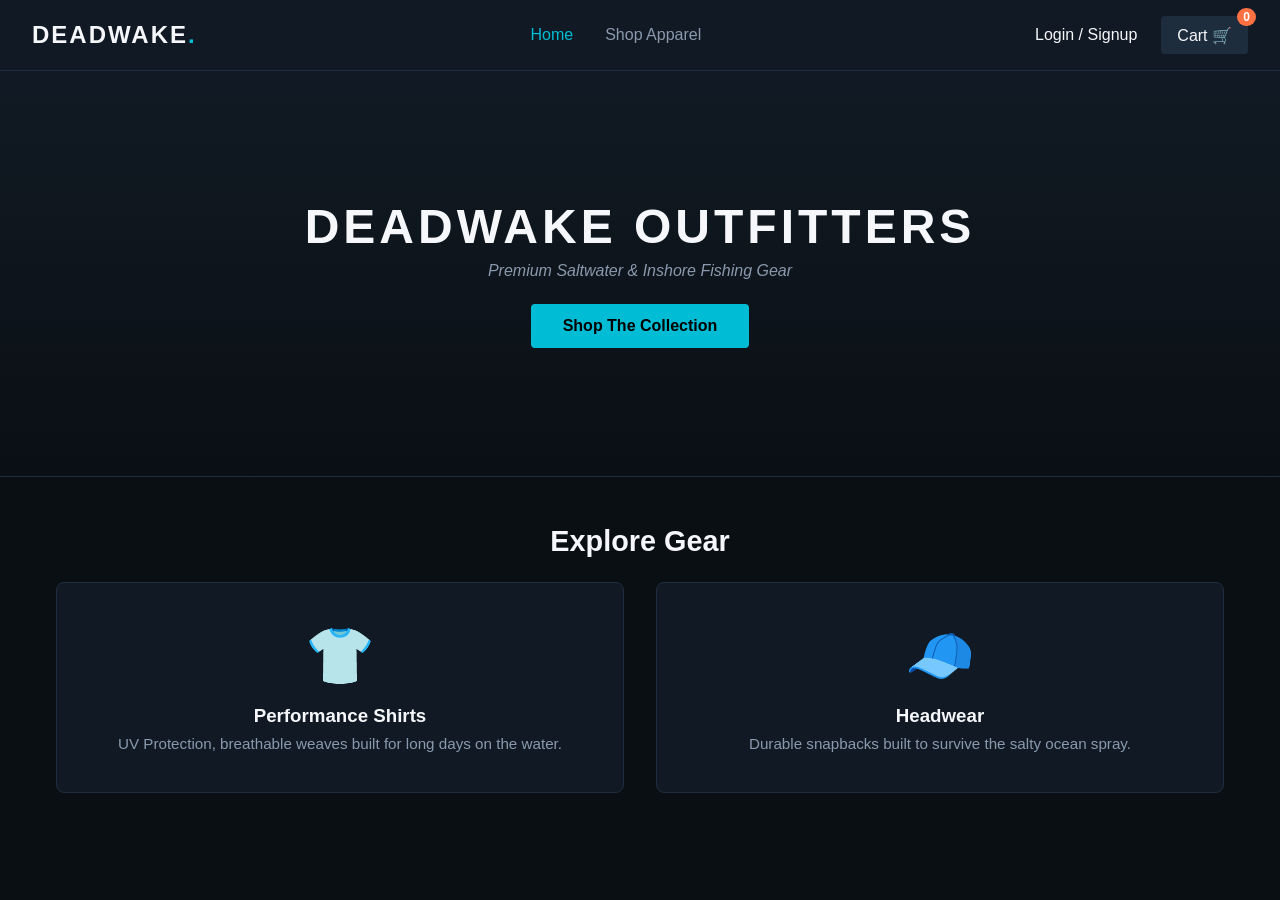
<file: index.html>
<!DOCTYPE html>
<html lang="en">
<head>
    <meta charset="UTF-8">
    <title>Deadwake Outfitters | Home</title>
    <link rel="stylesheet" href="styles.css">
</head>
<body>
    <nav>
        <div class="brand-logo" onclick="window.location.href='index.html'">DEADWAKE<span>.</span></div>
        <div class="nav-links">
            <a href="index.html" class="active">Home</a>
            <a href="products.html">Shop Apparel</a>
        </div>
        <div class="nav-actions">
            <button id="authNavBtn" class="nav-btn">Login / Signup</button>
            <button id="cartNavBtn" class="nav-btn cart-icon-btn">
                Cart 🛒 <span id="cartBadgeCount" class="cart-badge">0</span>
            </button>
        </div>
    </nav>

    <div class="hero main-hero">
        <h1>DEADWAKE OUTFITTERS</h1>
        <p>Premium Saltwater & Inshore Fishing Gear</p>
        <button class="cta-btn" onclick="window.location.href='products.html'">Shop The Collection</button>
    </div>

    <div class="container">
        <h2 class="section-title">Explore Gear</h2>
        <div class="category-grid">
            <div class="category-card" onclick="window.location.href='products.html'">
                <div class="category-icon">👕</div>
                <h3>Performance Shirts</h3>
                <p>UV Protection, breathable weaves built for long days on the water.</p>
            </div>
            <div class="category-card" onclick="window.location.href='products.html'">
                <div class="category-icon">🧢</div>
                <h3>Headwear</h3>
                <p>Durable snapbacks built to survive the salty ocean spray.</p>
            </div>
        </div>
    </div>

    <!-- Auth Modal -->
    <div id="authModal" class="modal-overlay">
        <div class="modal-window">
            <button id="closeAuthBtn" class="modal-close">&times;</button>
            <div class="auth-tabs">
                <button id="loginTab" class="auth-tab active">Login</button>
                <button id="signupTab" class="auth-tab">Sign Up</button>
            </div>
            <form id="authForm">
                <div class="form-group" id="usernameGroup" style="display: none;">
                    <label>Full Name</label>
                    <input type="text" id="authName">
                </div>
                <div class="form-group">
                    <label>Email Address</label>
                    <input type="email" id="authEmail" required>
                </div>
                <div class="form-group">
                    <label>Password</label>
                    <input type="password" id="authPassword" required>
                </div>
                <button type="submit" id="authSubmitBtn" class="auth-submit-btn">Login</button>
            </form>
        </div>
    </div>

    <!-- Cart Modal -->
    <div id="cartModal" class="modal-overlay">
        <div class="modal-window cart-window">
            <button id="closeCartBtn" class="modal-close">&times;</button>
            <h3 class="cart-title">Your Cart</h3>
            <div id="cartItemsContainer"></div>
            <div class="cart-total-section">
                <span>Total:</span>
                <span id="cartTotalValue">$0.00</span>
            </div>
            <button id="checkoutBtn" class="checkout-btn">Proceed to Checkout</button>
        </div>
    </div>

    <script src="app.js"></script>
</body>
</html>
</file>
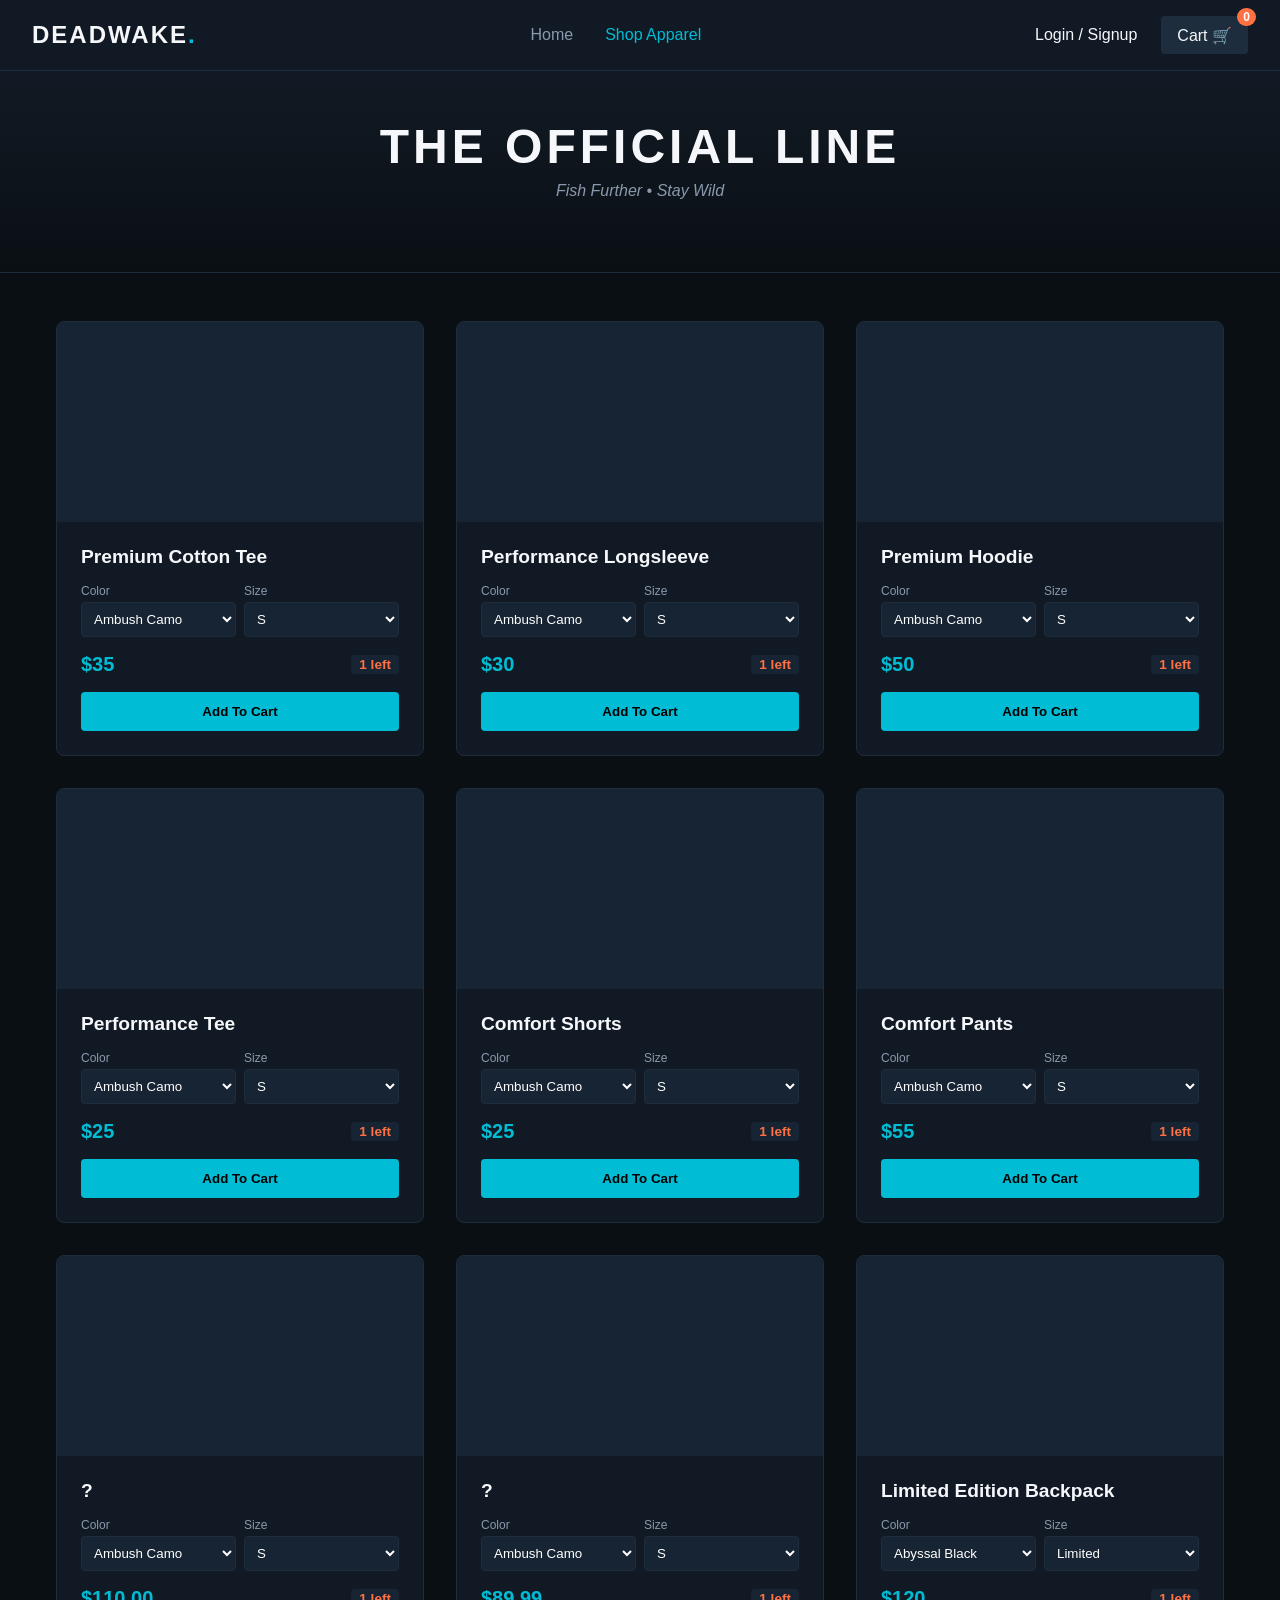
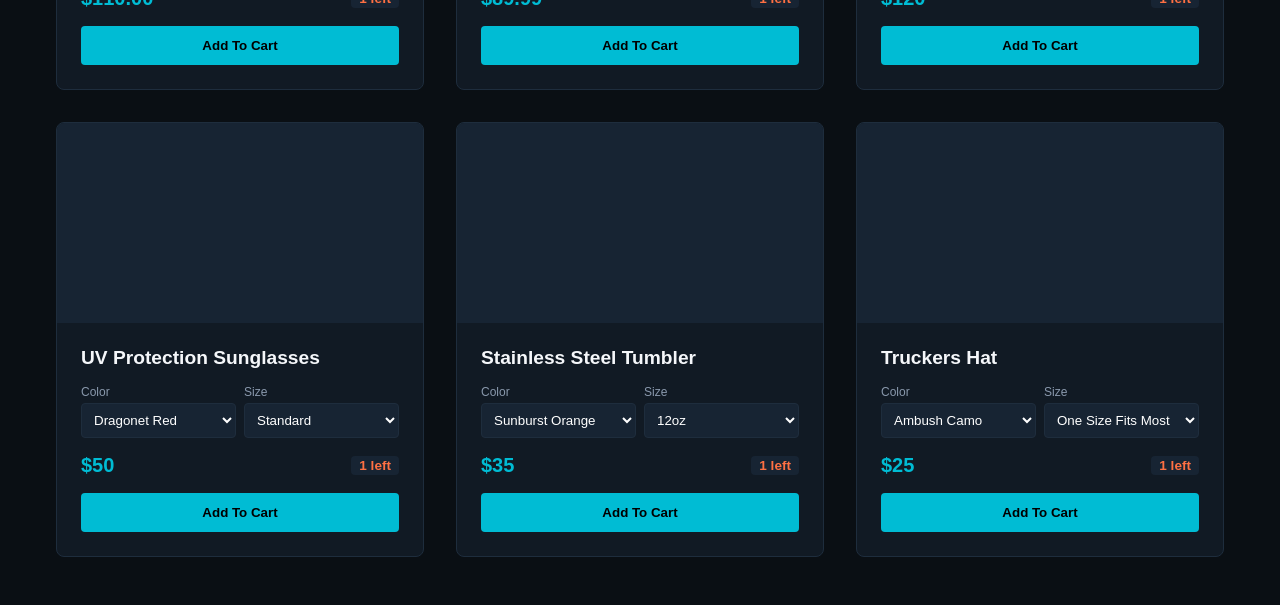
<file: products.html>
<!DOCTYPE html>
<html lang="en">
<head>
    <meta charset="UTF-8">
    <meta name="viewport" content="width=device-width, initial-scale=1.0">
    <title>Deadwake Outfitters | Shop Products</title>
    <link rel="stylesheet" href="./styles.css">
</head>
<body>

    <!-- Global Navigation -->
    <nav>
        <div class="brand-logo" onclick="window.location.href='index.html'">DEADWAKE<span>.</span></div>
        <div class="nav-links">
            <a href="index.html">Home</a>
            <a href="products.html" class="active">Shop Apparel</a>
        </div>
        <div class="nav-actions">
            <button class="nav-btn" id="authNavBtn">Login / Signup</button>
            <button class="nav-btn cart-icon-btn" id="cartNavBtn">
                Cart 🛒 <span class="cart-badge" id="cartBadgeCount">0</span>
            </button>
        </div>
    </nav>

    <!-- Admin Panel Control Panel -->
    <div id="adminControlPanel" class="admin-panel">
        <div class="admin-header">⚡ DEV MODE: INSTANT STOCK CONTROLLER</div>
        <div class="admin-controls">
            <div class="admin-field">
                <label>Target Item:</label>
                <select id="adminProductSelect">
                    <option value="1">Premium Cotton Tee</option>
                    <option value="2">Performance Longsleeve</option>
                    <option value="3">Premium Hoodie</option>
                    <option value="4">Performance Tee</option>
                    <option value="5">Comfort Shorts</option>
                    <option value="6">Comfort Pants</option>
                    <option value="7">?</option>
                    <option value="8">?</option>
                    <option value="9">Limited Edition Backpack</option>
                    <option value="10">UV Protection Sunglasses</option>
                    <option value="11">Stainless Steel Tumbler</option>
                    <option value="12">Truckers Hat</option>
                </select>
            </div>
            <div class="admin-field">
                <label>Style Combination:</label>
                <select id="adminVariantSelect"></select>
            </div>
            <div class="admin-btn-group">
                <button class="admin-btn stock-up" onclick="adjustAdminStock(5)">+5 Instantly</button>
                <button class="admin-btn stock-zero" onclick="adjustAdminStock(0)">Set Out of Stock</button>
            </div>
        </div>
    </div>

    <div class="hero compact-hero">
        <h1>THE OFFICIAL LINE</h1>
        <p>Fish Further • Stay Wild</p>
    </div>

    <div class="container">
        <div class="product-grid">
            <!-- Product 1 -->
            <div class="product-card" id="prod-card-1">
                <div class="out-of-stock-badge" id="soldout-badge-1" style="display:none;">Sold Out</div>
                <div class="product-image-placeholder"></div>
                <div class="product-details">
                    <div class="product-title">Premium Cotton Tee</div>
                    <div class="variant-selectors">
                        <div class="selector-group">
                            <label>Color</label>
                            <select id="color-1">
                                <option value="Ambush Camo">Ambush Camo</option>
                                <option value="Barnacle Brown">Barnacle Brown</option>
                                <option value="Sunburst Orange">Sunburst Orange</option>
                                <option value="Sulfur Yellow">Sulfur Yellow</option>
                                <option value="Anemone Pink">Anemone Pink</option>
                                <option value="Hydrocoral Purple">Hydrocoral Purple</option>
                                <option value="Dragonet Red">Dragonet Red</option>
                                <option value="Chromis Teal">Chromis Teal</option>
                                <option value="Grenadier Charcoal">Grenadier Charcoal</option>
                                <option value="Gurry Green">Gurry Green</option>
                                <option value="Nurse Tan">Nurse Tan</option>
                                <option value="Hammerhead Gray">Hammerhead Gray</option>
                                <option value="Mako Blue">Mako Blue</option>
                                <option value="Abyssal Black">Abyssal Black</option>
                                <option value="Great White">Great White</option>
                            </select>
                        </div>
                        <div class="selector-group">
                            <label>Size</label>
                            <select id="size-1">
                                <option value="S">Small</option>
                                <option value="M">Medium</option>
                                <option value="L">Large</option>
                                <option value="XL">Extra Large</option>
                                <option value="2XL">2X</option>
                            </select>
                        </div>
                    </div>
                    <div class="product-meta">
                        <div class="product-price">$35</div>
                        <div class="inventory-tracker" id="tracker-1">Checking stock...</div>
                    </div>
                    <button class="add-to-cart-btn" id="btn-1">Add To Cart</button>
                </div>
            </div>

            <!-- Product 2 -->
            <div class="product-card" id="prod-card-2">
                <div class="out-of-stock-badge" id="soldout-badge-2" style="display:none;">Sold Out</div>
                <div class="product-image-placeholder"></div>
                <div class="product-details">
                    <div class="product-title">Performance Longsleeve</div>
                    <div class="variant-selectors">
                        <div class="selector-group">
                            <label>Color</label>
                            <select id="color-2">
                                <option value="Ambush Camo">Ambush Camo</option>
                                <option value="Barnacle Brown">Barnacle Brown</option>
                                <option value="Sunburst Orange">Sunburst Orange</option>
                                <option value="Sulfur Yellow">Sulfur Yellow</option>
                                <option value="Anemone Pink">Anemone Pink</option>
                                <option value="Hydrocoral Purple">Hydrocoral Purple</option>
                                <option value="Dragonet Red">Dragonet Red</option>
                                <option value="Chromis Teal">Chromis Teal</option>
                                <option value="Grenadier Charcoal">Grenadier Charcoal</option>
                                <option value="Gurry Green">Gurry Green</option>
                                <option value="Nurse Tan">Nurse Tan</option>
                                <option value="Hammerhead Gray">Hammerhead Gray</option>
                                <option value="Mako Blue">Mako Blue</option>
                                <option value="Abyssal Black">Abyssal Black</option>
                                <option value="Great White">Great White</option>
                            </select>
                        </div>
                        <div class="selector-group">
                            <label>Size</label>
                            <select id="size-2">
                                <option value="S">Small</option>
                                <option value="M">Medium</option>
                                <option value="L">Large</option>
                                <option value="XL">Extra Large</option>
                                <option value="2XL">2X</option>
                            </select>
                        </div>
                    </div>
                    <div class="product-meta">
                        <div class="product-price">$30</div>
                        <div class="inventory-tracker" id="tracker-2">Checking stock...</div>
                    </div>
                    <button class="add-to-cart-btn" id="btn-2">Add To Cart</button>
                </div>
            </div>

            <!-- Product 3 -->
            <div class="product-card" id="prod-card-3">
                <div class="out-of-stock-badge" id="soldout-badge-3" style="display:none;">Sold Out</div>
                <div class="product-image-placeholder"></div>
                <div class="product-details">
                    <div class="product-title">Premium Hoodie</div>
                    <div class="variant-selectors">
                        <div class="selector-group">
                            <label>Color</label>
                            <select id="color-3">
                                <option value="Ambush Camo">Ambush Camo</option>
                                <option value="Barnacle Brown">Barnacle Brown</option>
                                <option value="Sunburst Orange">Sunburst Orange</option>
                                <option value="Sulfur Yellow">Sulfur Yellow</option>
                                <option value="Anemone Pink">Anemone Pink</option>
                                <option value="Hydrocoral Purple">Hydrocoral Purple</option>
                                <option value="Dragonet Red">Dragonet Red</option>
                                <option value="Chromis Teal">Chromis Teal</option>
                                <option value="Grenadier Charcoal">Grenadier Charcoal</option>
                                <option value="Gurry Green">Gurry Green</option>
                                <option value="Nurse Tan">Nurse Tan</option>
                                <option value="Hammerhead Gray">Hammerhead Gray</option>
                                <option value="Mako Blue">Mako Blue</option>
                                <option value="Abyssal Black">Abyssal Black</option>
                                <option value="Great White">Great White</option>
                            </select>
                        </div>
                        <div class="selector-group">
                            <label>Size</label>
                            <select id="size-3">
                                <option value="S">Small</option>
                                <option value="M">Medium</option>
                                <option value="L">Large</option>
                                <option value="XL">Extra Large</option>
                                <option value="2XL">2X</option>
                            </select>
                        </div>
                    </div>
                    <div class="product-meta">
                        <div class="product-price">$50</div>
                        <div class="inventory-tracker" id="tracker-3">Checking stock...</div>
                    </div>
                    <button class="add-to-cart-btn" id="btn-3">Add To Cart</button>
                </div>
            </div>

            <!-- Product 4 -->
            <div class="product-card" id="prod-card-4">
                <div class="out-of-stock-badge" id="soldout-badge-4" style="display:none;">Sold Out</div>
                <div class="product-image-placeholder"></div>
                <div class="product-details">
                    <div class="product-title">Performance Tee</div>
                    <div class="variant-selectors">
                        <div class="selector-group">
                            <label>Color</label>
                            <select id="color-4">
                                <option value="Ambush Camo">Ambush Camo</option>
                                <option value="Barnacle Brown">Barnacle Brown</option>
                                <option value="Sunburst Orange">Sunburst Orange</option>
                                <option value="Sulfur Yellow">Sulfur Yellow</option>
                                <option value="Anemone Pink">Anemone Pink</option>
                                <option value="Hydrocoral Purple">Hydrocoral Purple</option>
                                <option value="Dragonet Red">Dragonet Red</option>
                                <option value="Chromis Teal">Chromis Teal</option>
                                <option value="Grenadier Charcoal">Grenadier Charcoal</option>
                                <option value="Gurry Green">Gurry Green</option>
                                <option value="Nurse Tan">Nurse Tan</option>
                                <option value="Hammerhead Gray">Hammerhead Gray</option>
                                <option value="Mako Blue">Mako Blue</option>
                                <option value="Abyssal Black">Abyssal Black</option>
                                <option value="Great White">Great White</option>
                            </select>
                        </div>
                        <div class="selector-group">
                            <label>Size</label>
                            <select id="size-4">
                                <option value="S">Small</option>
                                <option value="M">Medium</option>
                                <option value="L">Large</option>
                                <option value="XL">Extra Large</option>
                                <option value="2XL">2X</option>
                            </select>
                        </div>
                    </div>
                    <div class="product-meta">
                        <div class="product-price">$25</div>
                        <div class="inventory-tracker" id="tracker-4">Checking stock...</div>
                    </div>
                    <button class="add-to-cart-btn" id="btn-4">Add To Cart</button>
                </div>
            </div>

            <!-- Product 5 -->
            <div class="product-card" id="prod-card-5">
                <div class="out-of-stock-badge" id="soldout-badge-5" style="display:none;">Sold Out</div>
                <div class="product-image-placeholder"></div>
                <div class="product-details">
                    <div class="product-title">Comfort Shorts</div>
                    <div class="variant-selectors">
                        <div class="selector-group">
                            <label>Color</label>
                            <select id="color-5">
                                <option value="Ambush Camo">Ambush Camo</option>
                                <option value="Barnacle Brown">Barnacle Brown</option>
                                <option value="Sunburst Orange">Sunburst Orange</option>
                                <option value="Sulfur Yellow">Sulfur Yellow</option>
                                <option value="Anemone Pink">Anemone Pink</option>
                                <option value="Hydrocoral Purple">Hydrocoral Purple</option>
                                <option value="Dragonet Red">Dragonet Red</option>
                                <option value="Chromis Teal">Chromis Teal</option>
                                <option value="Grenadier Charcoal">Grenadier Charcoal</option>
                                <option value="Gurry Green">Gurry Green</option>
                                <option value="Nurse Tan">Nurse Tan</option>
                                <option value="Hammerhead Gray">Hammerhead Gray</option>
                                <option value="Mako Blue">Mako Blue</option>
                                <option value="Abyssal Black">Abyssal Black</option>
                                <option value="Great White">Great White</option>
                            </select>
                        </div>
                        <div class="selector-group">
                            <label>Size</label>
                            <select id="size-5">
                                <option value="S">Small</option>
                                <option value="M">Medium</option>
                                <option value="L">Large</option>
                                <option value="XL">Extra Large</option>
                                <option value="2XL">2X</option>
                            </select>
                        </div>
                    </div>
                    <div class="product-meta">
                        <div class="product-price">$25</div>
                        <div class="inventory-tracker" id="tracker-5">Checking stock...</div>
                    </div>
                    <button class="add-to-cart-btn" id="btn-5">Add To Cart</button>
                </div>
            </div>

            <!-- Product 6 -->
            <div class="product-card" id="prod-card-6">
                <div class="out-of-stock-badge" id="soldout-badge-6" style="display:none;">Sold Out</div>
                <div class="product-image-placeholder"></div>
                <div class="product-details">
                    <div class="product-title">Comfort Pants</div>
                    <div class="variant-selectors">
                        <div class="selector-group">
                            <label>Color</label>
                            <select id="color-6">
                                <option value="Ambush Camo">Ambush Camo</option>
                                <option value="Barnacle Brown">Barnacle Brown</option>
                                <option value="Sunburst Orange">Sunburst Orange</option>
                                <option value="Sulfur Yellow">Sulfur Yellow</option>
                                <option value="Anemone Pink">Anemone Pink</option>
                                <option value="Hydrocoral Purple">Hydrocoral Purple</option>
                                <option value="Dragonet Red">Dragonet Red</option>
                                <option value="Chromis Teal">Chromis Teal</option>
                                <option value="Grenadier Charcoal">Grenadier Charcoal</option>
                                <option value="Gurry Green">Gurry Green</option>
                                <option value="Nurse Tan">Nurse Tan</option>
                                <option value="Hammerhead Gray">Hammerhead Gray</option>
                                <option value="Mako Blue">Mako Blue</option>
                                <option value="Abyssal Black">Abyssal Black</option>
                                <option value="Great White">Great White</option>
                            </select>
                        </div>
                        <div class="selector-group">
                            <label>Size</label>
                            <select id="size-6">
                                <option value="S">Small</option>
                                <option value="M">Medium</option>
                                <option value="L">Large</option>
                                <option value="XL">Extra Large</option>
                                <option value="2XL">2X</option>
                            </select>
                        </div>
                    </div>
                    <div class="product-meta">
                        <div class="product-price">$55</div>
                        <div class="inventory-tracker" id="tracker-6">Checking stock...</div>
                    </div>
                    <button class="add-to-cart-btn" id="btn-6">Add To Cart</button>
                </div>
            </div>

            <!-- Product 7 -->
            <div class="product-card" id="prod-card-7">
                <div class="out-of-stock-badge" id="soldout-badge-7" style="display:none;">Sold Out</div>
                <div class="product-image-placeholder"></div>
                <div class="product-details">
                    <div class="product-title">?</div>
                    <div class="variant-selectors">
                        <div class="selector-group">
                            <label>Color</label>
                            <select id="color-7">
                                <option value="Ambush Camo">Ambush Camo</option>
                                <option value="Barnacle Brown">Barnacle Brown</option>
                                <option value="Sunburst Orange">Sunburst Orange</option>
                                <option value="Sulfur Yellow">Sulfur Yellow</option>
                                <option value="Anemone Pink">Anemone Pink</option>
                                <option value="Hydrocoral Purple">Hydrocoral Purple</option>
                                <option value="Dragonet Red">Dragonet Red</option>
                                <option value="Chromis Teal">Chromis Teal</option>
                                <option value="Grenadier Charcoal">Grenadier Charcoal</option>
                                <option value="Gurry Green">Gurry Green</option>
                                <option value="Nurse Tan">Nurse Tan</option>
                                <option value="Hammerhead Gray">Hammerhead Gray</option>
                                <option value="Mako Blue">Mako Blue</option>
                                <option value="Abyssal Black">Abyssal Black</option>
                                <option value="Great White">Great White</option>
                            </select>
                        </div>
                        <div class="selector-group">
                            <label>Size</label>
                            <select id="size-7">
                                <option value="S">Small</option>
                                <option value="M">Medium</option>
                                <option value="L">Large</option>
                                <option value="XL">Extra Large</option>
                                <option value="2XL">2X</option>
                            </select>
                        </div>
                    </div>
                    <div class="product-meta">
                        <div class="product-price">$110.00</div>
                        <div class="inventory-tracker" id="tracker-7">Checking stock...</div>
                    </div>
                    <button class="add-to-cart-btn" id="btn-7">Add To Cart</button>
                </div>
            </div>

            <!-- Product 8 -->
            <div class="product-card" id="prod-card-8">
                <div class="out-of-stock-badge" id="soldout-badge-8" style="display:none;">Sold Out</div>
                <div class="product-image-placeholder"></div>
                <div class="product-details">
                    <div class="product-title">?</div>
                    <div class="variant-selectors">
                        <div class="selector-group">
                            <label>Color</label>
                            <select id="color-8">
                                <option value="Ambush Camo">Ambush Camo</option>
                                <option value="Barnacle Brown">Barnacle Brown</option>
                                <option value="Sunburst Orange">Sunburst Orange</option>
                                <option value="Sulfur Yellow">Sulfur Yellow</option>
                                <option value="Anemone Pink">Anemone Pink</option>
                                <option value="Hydrocoral Purple">Hydrocoral Purple</option>
                                <option value="Dragonet Red">Dragonet Red</option>
                                <option value="Chromis Teal">Chromis Teal</option>
                                <option value="Grenadier Charcoal">Grenadier Charcoal</option>
                                <option value="Gurry Green">Gurry Green</option>
                                <option value="Nurse Tan">Nurse Tan</option>
                                <option value="Hammerhead Gray">Hammerhead Gray</option>
                                <option value="Mako Blue">Mako Blue</option>
                                <option value="Abyssal Black">Abyssal Black</option>
                                <option value="Great White">Great White</option>
                            </select>
                        </div>
                        <div class="selector-group">
                            <label>Size</label>
                            <select id="size-8">
                                <option value="S">Small</option>
                                <option value="M">Medium</option>
                                <option value="L">Large</option>
                                <option value="XL">Extra Large</option>
                                <option value="2XL">2X</option>
                            </select>
                        </div>
                    </div>
                    <div class="product-meta">
                        <div class="product-price">$89.99</div>
                        <div class="inventory-tracker" id="tracker-8">Checking stock...</div>
                    </div>
                    <button class="add-to-cart-btn" id="btn-8">Add To Cart</button>
                </div>
            </div>

            <!-- Product 9 -->
            <div class="product-card" id="prod-card-9">
                <div class="out-of-stock-badge" id="soldout-badge-9" style="display:none;">Sold Out</div>
                <div class="product-image-placeholder"></div>
                <div class="product-details">
                    <div class="product-title">Limited Edition Backpack</div>
                    <div class="variant-selectors">
                        <div class="selector-group">
                            <label>Color</label>
                            <select id="color-9">
                                <option value="Abyssal Black">Abyssal Black</option>
                                <option value="Great White">Great White</option>
                            </select>
                        </div>
                        <div class="selector-group">
                            <label>Size</label>
                            <select id="size-9">
                                <option value="L">Limited</option>
                            </select>
                        </div>
                    </div>
                    <div class="product-meta">
                        <div class="product-price">$120</div>
                        <div class="inventory-tracker" id="tracker-9">Checking stock...</div>
                    </div>
                    <button class="add-to-cart-btn" id="btn-9">Add To Cart</button>
                </div>
            </div>

            <!-- Product 10 -->
            <div class="product-card" id="prod-card-10">
                <div class="out-of-stock-badge" id="soldout-badge-10" style="display:none;">Sold Out</div>
                <div class="product-image-placeholder"></div>
                <div class="product-details">
                    <div class="product-title">UV Protection Sunglasses</div>
                    <div class="variant-selectors">
                        <div class="selector-group">
                            <label>Color</label>
                            <select id="color-10">
                                <option value="Dragonet Red">Dragonet Red</option>
                                <option value="Mako Blue">Mako Blue</option>
                                <option value="Abyssal Black">Abyssal Black</option>
                            </select>
                        </div>
                        <div class="selector-group">
                            <label>Size</label>
                            <select id="size-10">
                                <option value="L">Standard</option>
                            </select>
                        </div>
                    </div>
                    <div class="product-meta">
                        <div class="product-price">$50</div>
                        <div class="inventory-tracker" id="tracker-10">Checking stock...</div>
                    </div>
                    <button class="add-to-cart-btn" id="btn-10">Add To Cart</button>
                </div>
            </div>

            <!-- Product 11 -->
            <div class="product-card" id="prod-card-11">
                <div class="out-of-stock-badge" id="soldout-badge-11" style="display:none;">Sold Out</div>
                <div class="product-image-placeholder"></div>
                <div class="product-details">
                    <div class="product-title">Stainless Steel Tumbler</div>
                    <div class="variant-selectors">
                        <div class="selector-group">
                            <label>Color</label>
                            <select id="color-11">
                                <option value="Sunburst Orange">Sunburst Orange</option>
                                <option value="Anemone Pink">Anemone Pink</option>
                                <option value="Hydrocoral Purple">Hydrocoral Purple</option>
                                <option value="Mako Blue">Mako Blue</option>
                                <option value="Abyssal Black">Abyssal Black</option>
                                <option value="Great White">Great White</option>
                            </select>
                        </div>
                        <div class="selector-group">
                            <label>Size</label>
                            <select id="size-11">
                                <option value="S">12oz</option>
                                <option value="M">20oz</option>
                                <option value="L">30oz</option>
                                <option value="XL">30oz + Handle</option>
                                <option value="2XL">40oz</option>
                            </select>
                        </div>
                    </div>
                    <div class="product-meta">
                        <div class="product-price">$35</div>
                        <div class="inventory-tracker" id="tracker-11">Checking stock...</div>
                    </div>
                    <button class="add-to-cart-btn" id="btn-11">Add To Cart</button>
                </div>
            </div>

            <!-- Product 12 -->
            <div class="product-card" id="prod-card-12">
                <div class="out-of-stock-badge" id="soldout-badge-12" style="display:none;">Sold Out</div>
                <div class="product-image-placeholder"></div>
                <div class="product-details">
                    <div class="product-title">Truckers Hat</div>
                    <div class="variant-selectors">
                        <div class="selector-group">
                            <label>Color</label>
                            <select id="color-12">
                                <option value="Ambush Camo">Ambush Camo</option>
                                <option value="Grenadier Charcoal">Grenadier Charcoal</option>
                                <option value="Nurse Tan">Nurse Tan</option>
                                <option value="Hammerhead Gray">Hammerhead Gray</option>
                                <option value="Abyssal Black">Abyssal Black</option>
                                <option value="Great White">Great White</option>
                            </select>
                        </div>
                        <div class="selector-group">
                            <label>Size</label>
                            <select id="size-12">
                                <option value="L">One Size Fits Most</option>
                            </select>
                        </div>
                    </div>
                    <div class="product-meta">
                        <div class="product-price">$25</div>
                        <div class="inventory-tracker" id="tracker-12">Checking stock...</div>
                    </div>
                    <button class="add-to-cart-btn" id="btn-12">Add To Cart</button>
                </div>
            </div>

        </div>
    </div>

    <!-- Auth Modal -->
    <div id="authModal" class="modal-overlay">
        <div class="modal-window">
            <button id="closeAuthBtn" class="modal-close">&times;</button>
            <div class="auth-tabs">
                <button id="loginTab" class="auth-tab active">Login</button>
                <button id="signupTab" class="auth-tab">Sign Up</button>
            </div>
            <form id="authForm">
                <div class="form-group" id="usernameGroup" style="display: none;">
                    <label>Full Name</label>
                    <input type="text" id="authName">
                </div>
                <div class="form-group">
                    <label>Email Address</label>
                    <input type="email" id="authEmail" required>
                </div>
                <div class="form-group">
                    <label>Password</label>
                    <input type="password" id="authPassword" required>
                </div>
                <button type="submit" id="authSubmitBtn" class="auth-submit-btn">Login</button>
            </form>
        </div>
    </div>

    <!-- Cart Modal -->
    <div id="cartModal" class="modal-overlay">
        <div class="modal-window cart-window">
            <button id="closeCartBtn" class="modal-close">&times;</button>
            <h3 class="cart-title">Your Cart</h3>
            <div id="cartItemsContainer"></div>
            <div class="cart-total-section">
                <span>Total:</span>
                <span id="cartTotalValue">$0.00</span>
            </div>
            <button id="checkoutBtn" class="checkout-btn">Proceed to Checkout</button>
        </div>
    </div>

    <script src="app.js"></script>
</body>
</html>
</file>
<file: styles.css>
* {
    margin: 0;
    padding: 0;
    box-sizing: border-box;
    font-family: 'Segoe UI', Tahoma, Geneva, Verdana, sans-serif;
}

:root {
    --bg-dark: #0a0f14;
    --bg-card: #111a24;
    --primary: #00bcd4;
    --primary-hover: #00acc1;
    --text-main: #f5f7fa;
    --text-muted: #8a99ad;
    --accent-orange: #ff7043;
    --danger: #ef5350;
    --border: #1e2d3d;
}

body {
    background-color: var(--bg-dark);
    color: var(--text-main);
    overflow-x: hidden;
}

/* NAVIGATION */
nav {
    background-color: var(--bg-card);
    border-bottom: 1px solid var(--border);
    padding: 1rem 2rem;
    display: flex;
    justify-content: space-between;
    align-items: center;
    position: sticky;
    top: 0;
    z-index: 100;
}

.brand-logo {
    font-weight: 800;
    font-size: 1.5rem;
    letter-spacing: 2px;
    cursor: pointer;
}

.brand-logo span { color: var(--primary); }

.nav-links { display: flex; gap: 2rem; }

.nav-links a {
    color: var(--text-muted);
    text-decoration: none;
    font-weight: 500;
    transition: color 0.2s;
}

.nav-links a:hover, .nav-links a.active { color: var(--primary); }

.nav-actions { display: flex; gap: 1.5rem; align-items: center; }

.nav-btn {
    background: none;
    border: none;
    color: var(--text-main);
    cursor: pointer;
    font-weight: 500;
    font-size: 1rem;
}

.nav-btn:hover { color: var(--primary); }

.cart-icon-btn {
    position: relative;
    background: var(--border);
    padding: 0.6rem 1rem;
    border-radius: 4px;
}

.cart-badge {
    position: absolute;
    top: -8px;
    right: -8px;
    background-color: var(--accent-orange);
    color: white;
    font-size: 0.75rem;
    font-weight: bold;
    padding: 2px 6px;
    border-radius: 10px;
}

/* HERO DESIGNS */
.hero {
    text-align: center;
    display: flex;
    flex-direction: column;
    justify-content: center;
    align-items: center;
    background: linear-gradient(180deg, #111a24 0%, #0a0f14 100%);
    border-bottom: 1px solid var(--border);
}

.main-hero { padding: 8rem 2rem; }
.compact-hero { padding: 3rem 2rem; }
.hero h1 { font-size: 3rem; letter-spacing: 4px; margin-bottom: 0.5rem; }
.hero p { color: var(--text-muted); font-style: italic; margin-bottom: 1.5rem; }

.cta-btn {
    background-color: var(--primary);
    color: #000;
    padding: 0.8rem 2rem;
    font-weight: 700;
    border: none;
    border-radius: 4px;
    cursor: pointer;
    font-size: 1rem;
}

.cta-btn:hover { background-color: var(--primary-hover); }

/* STRUCTURE BOX SECTIONS */
.container { max-width: 1200px; margin: 3rem auto; padding: 0 1rem; }
.section-title { font-size: 1.8rem; margin-bottom: 1.5rem; text-align: center; }

.category-grid { display: grid; grid-template-columns: repeat(auto-fit, minmax(280px, 1fr)); gap: 2rem; }
.category-card {
    background-color: var(--bg-card);
    border: 1px solid var(--border);
    padding: 2.5rem 1.5rem;
    border-radius: 8px;
    text-align: center;
    cursor: pointer;
    transition: transform 0.2s, box-shadow 0.2s;
}
.category-card:hover {
    transform: translateY(-4px);
    box-shadow: 0 8px 24px rgba(0,0,0,0.5);
    border-color: var(--primary);
}
.category-icon { font-size: 3.5rem; margin-bottom: 1rem; }
.category-card h3 { margin-bottom: 0.5rem; }
.category-card p { color: var(--text-muted); font-size: 0.95rem; }

/* RECONSTRUCTED SHOP LAYOUT ARCHITECTURES */
.product-grid { display: grid; grid-template-columns: repeat(auto-fill, minmax(300px, 1fr)); gap: 2rem; }
.product-card {
    background-color: var(--bg-card);
    border: 1px solid var(--border);
    border-radius: 8px;
    overflow: hidden;
    display: flex;
    flex-direction: column;
    position: relative;
}
.product-image-placeholder { height: 200px; background-color: #172433; display: flex; align-items: center; justify-content: center; font-size: 4rem; }
.product-details { padding: 1.5rem; display: flex; flex-direction: column; flex-grow: 1; }
.product-title { font-size: 1.2rem; margin-bottom: 1rem; font-weight: 600; }
.variant-selectors { display: flex; gap: 0.5rem; margin-bottom: 1rem; }
.selector-group { flex: 1; }
.selector-group label { display: block; font-size: 0.75rem; color: var(--text-muted); margin-bottom: 0.25rem; }
.selector-group select { width: 100%; background: #172433; color: white; border: 1px solid var(--border); padding: 0.5rem; border-radius: 4px; }
.product-meta { display: flex; justify-content: space-between; align-items: center; margin-bottom: 1rem; margin-top: auto; }
.product-price { font-size: 1.25rem; font-weight: 700; color: var(--primary); }

.inventory-tracker { font-size: 0.85rem; color: var(--text-muted); background: #172433; padding: 2px 8px; border-radius: 4px; }
.inventory-tracker.low-stock { color: var(--accent-orange); font-weight: 600; }
.add-to-cart-btn { width: 100%; background-color: var(--primary); color: #000; border: none; padding: 0.75rem; font-weight: 700; border-radius: 4px; cursor: pointer; }
.add-to-cart-btn:disabled { background-color: var(--border); color: var(--text-muted); cursor: not-allowed; }
.product-card.out-of-style { opacity: 0.5; }
.out-of-stock-badge { position: absolute; top: 12px; left: 12px; background-color: var(--danger); color: white; font-size: 0.75rem; font-weight: 800; padding: 4px 8px; border-radius: 4px; text-transform: uppercase; z-index: 10; }

/* ADMIN DOCK DESIGNS */
.admin-panel { display: none; background-color: #1a2635; border-bottom: 2px solid var(--accent-orange); padding: 1rem 2rem; }
.admin-header { color: var(--accent-orange); font-size: 0.85rem; font-weight: 800; letter-spacing: 1px; }
.admin-controls { display: flex; align-items: center; gap: 1.5rem; flex-wrap: wrap; margin-top: 0.5rem; }
.admin-field { display: flex; align-items: center; gap: 0.5rem; }
.admin-field select { background-color: var(--bg-dark); color: white; border: 1px solid var(--border); padding: 0.4rem 0.8rem; border-radius: 4px; }
.admin-btn-group { display: flex; gap: 0.5rem; }
.admin-btn { border: none; padding: 0.4rem 1rem; border-radius: 4px; font-weight: 700; font-size: 0.85rem; cursor: pointer; }
.stock-up { background-color: var(--primary); color: #000; }
.stock-zero { background-color: var(--danger); color: white; }

/* MODALS WITH LAYOUT CLICK BLOCK CORRECTIONS */
.modal-overlay {
    position: fixed;
    top: 0;
    left: 0;
    width: 100%;
    height: 100%;
    background: rgba(0, 0, 0, 0.75);
    display: flex;
    justify-content: center;
    align-items: center;
    z-index: 200;
    opacity: 0;
    pointer-events: none;
    transition: opacity 0.2s ease;
}
.modal-overlay.active { opacity: 1; pointer-events: auto; }
.modal-window { background-color: var(--bg-card); border: 1px solid var(--border); border-radius: 8px; width: 100%; max-width: 450px; padding: 2rem; position: relative; }
.modal-close { position: absolute; top: 1rem; right: 1rem; background: none; border: none; color: var(--text-muted); font-size: 1.5rem; cursor: pointer; }

.auth-tabs { display: flex; margin-bottom: 1.5rem; border-bottom: 1px solid var(--border); }
.auth-tab { flex: 1; padding: 0.5rem; background: none; border: none; color: var(--text-muted); font-size: 1.1rem; cursor: pointer; }
.auth-tab.active { color: var(--primary); border-bottom: 2px solid var(--primary); }
.form-group { margin-bottom: 1.25rem; }
.form-group label { display: block; font-size: 0.85rem; color: var(--text-muted); margin-bottom: 0.5rem; }
.form-group input { width: 100%; background-color: var(--bg-dark); border: 1px solid var(--border); padding: 0.75rem; border-radius: 4px; color: white; }
.auth-submit-btn { width: 100%; background-color: var(--primary); color: #000; border: none; padding: 0.75rem; font-weight: 700; border-radius: 4px; cursor: pointer; }

.cart-window { max-width: 500px; }
.cart-title { font-size: 1.5rem; margin-bottom: 1.5rem; border-bottom: 1px solid var(--border); padding-bottom: 0.5rem; }
.cart-item { display: flex; justify-content: space-between; align-items: center; padding: 0.75rem 0; border-bottom: 1px solid var(--border); }
.cart-item-details h4 { font-size: 1rem; }
.cart-item-details p { color: var(--primary); font-size: 0.9rem; }
.cart-item-actions { display: flex; align-items: center; gap: 0.75rem; }
.quantity-btn { background-color: var(--border); border: none; color: white; width: 28px; height: 28px; border-radius: 4px; cursor: pointer; }
.cart-total-section { display: flex; justify-content: space-between; font-size: 1.25rem; font-weight: 700; margin-top: 1.5rem; padding-top: 1rem; border-top: 1px solid var(--border); }
.checkout-btn { width: 100%; background-color: var(--accent-orange); color: white; border: none; padding: 0.75rem; font-weight: 700; border-radius: 4px; margin-top: 1rem; cursor: pointer; }
</file>
